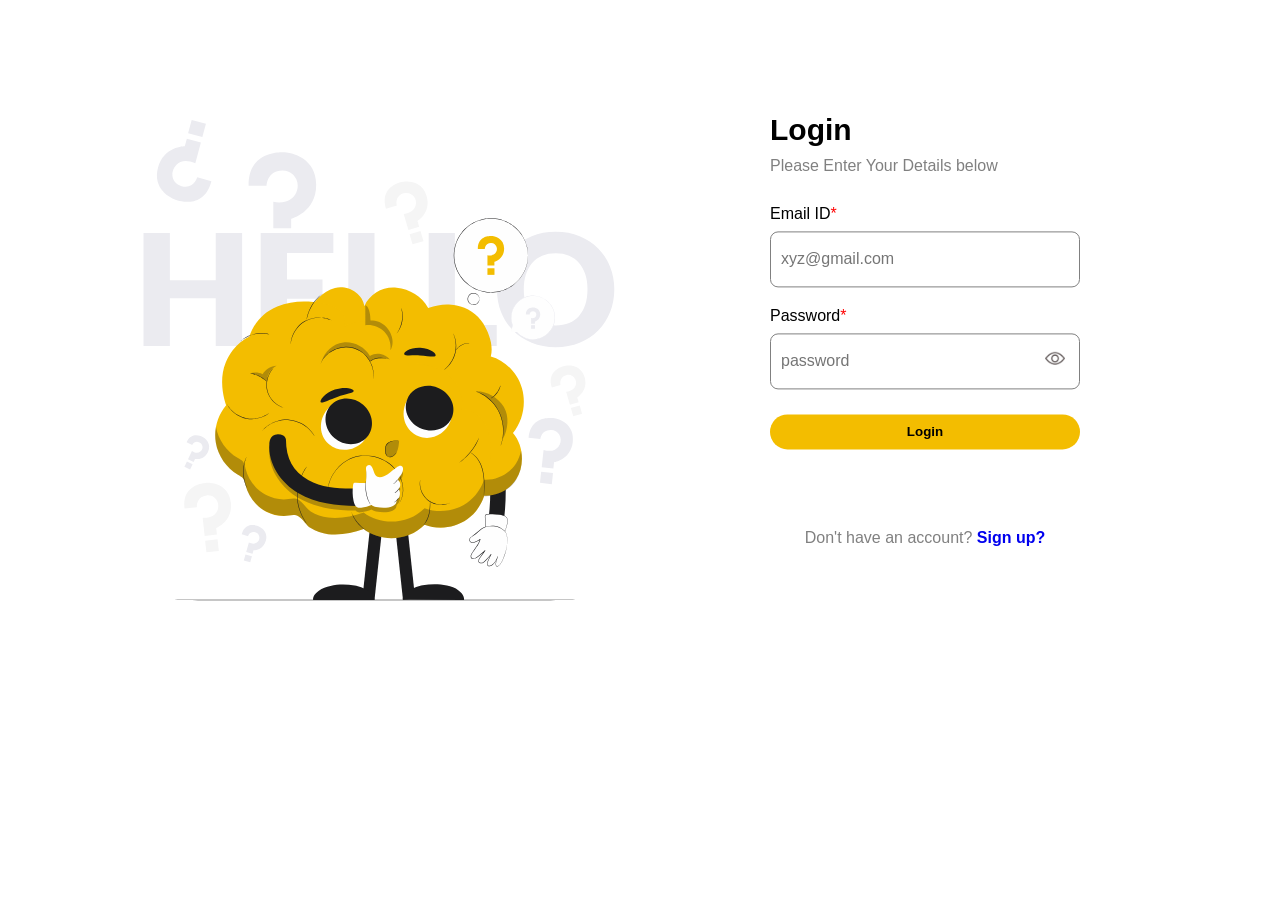
<file: index.html>
<!DOCTYPE html>
<html lang="en">

<head>
    <meta charset="UTF-8">
    <meta name="viewport" content="width=device-width, initial-scale=1.0">
    <title>Login</title>
    <link rel="stylesheet" href="assets/style.css">
    <link rel="stylesheet" href="https://cdnjs.cloudflare.com/ajax/libs/font-awesome/6.6.0/css/all.min.css"
        integrity="sha512-Kc323vGBEqzTmouAECnVceyQqyqdsSiqLQISBL29aUW4U/M7pSPA/gEUZQqv1cwx4OnYxTxve5UMg5GT6L4JJg=="
        crossorigin="anonymous" referrerpolicy="no-referrer" />
        <!-- In your main quiz HTML -->
</head>

<body>
    <section id="login-page">
        <div class="login-image">
            <img src="assets/images/quiz-image.svg" alt="brain image">
        </div>
        <div class="login-form">
            <h2>Login</h2>
            <p>Please Enter Your Details below</p>
            <div>
                <div class="input-name"><label for="email-id"> Email ID<span>*</span></label></div>
                <input type="text" id="email-id" name="email-id" placeholder="xyz@gmail.com" >
            </div>
            <div>
                <div class="input-name"><label for="password">Password<span>*</span></label></div>
                <input type="password" id="password" name="password" placeholder="password" >
                <img src="assets/images/eye-open-pass.png" alt="password eye icon" id="show-pass" onclick="passwordHideShow()">
                <img src="assets/images/eye-close-pass.png" alt="password eye icon" id="hide-pass" onclick="passwordHideShow()">
            </div>
            <div id="login-btn">
                <button type="button" onclick="validation()">Login</button>
            </div>
            <!--<div id="login-with-google">
                <button type="button"> <img src="assets/images/google-icon.png" alt="google icon">Sign up with Google</button>
            </div>-->

            <p class="create-account"> Don't have an account? <a href="signup.html">Sign up?</a></p>
        </div>
    </section>
    <!--<a href="admin.html" style="position: fixed; bottom: 20px; left: 20px; background: #667eea; color: white; padding: 10px 20px; border-radius: 5px; text-decoration: none; z-index: 9999; cursor: pointer;">
    Admin Login
</a>-->
    <script src="assets/script.js"></script>
</body>

</html>
</file>
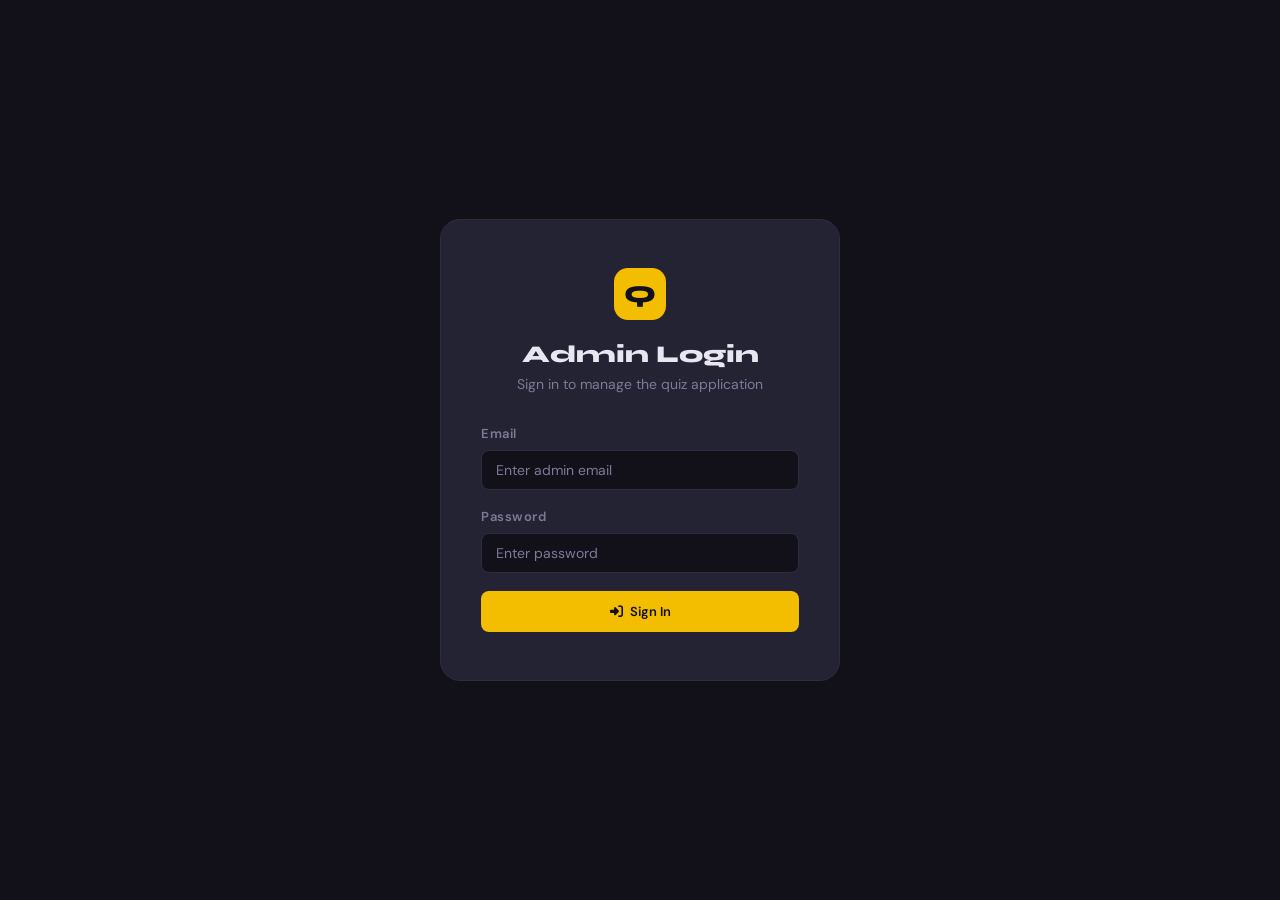
<file: admin.html>
<!DOCTYPE html>
<html lang="en">
<head>
    <meta charset="UTF-8">
    <meta name="viewport" content="width=device-width, initial-scale=1.0">
    <title>Admin Panel – Quiz App</title>
    <link rel="stylesheet" href="https://cdnjs.cloudflare.com/ajax/libs/font-awesome/6.6.0/css/all.min.css"
        integrity="sha512-Kc323vGBEqzTmouAECnVceyQqyqdsSiqLQISBL29aUW4U/M7pSPA/gEUZQqv1cwx4OnYxTxve5UMg5GT6L4JJg=="
        crossorigin="anonymous" referrerpolicy="no-referrer" />
    <link href="https://fonts.googleapis.com/css2?family=Syne:wght@400;600;700;800&family=DM+Sans:wght@300;400;500;600&display=swap" rel="stylesheet">
    <style>
        /* ─── Reset & Variables ─────────────────────────────── */
        *, *::before, *::after { margin: 0; box-sizing: border-box; }

        :root {
            --gold:      #F3BD00;
            --gold-dim:  #ffd54f22;
            --dark:      #12111A;
            --sidebar:   #1C1B27;
            --card:      #242333;
            --border:    #2e2d3e;
            --text:      #e8e6f0;
            --muted:     #7c7a96;
            --green:     #3ddc97;
            --red:       #ff5c6c;
            --blue:      #57b9ff;
            --sidebar-w: 220px;
            --header-h:  64px;
        }

        body {
            font-family: 'DM Sans', sans-serif;
            background: var(--dark);
            color: var(--text);
            min-height: 100vh;
        }

        h1, h2, h3, .brand-name {
            font-family: 'Syne', sans-serif;
        }

        a { text-decoration: none; color: inherit; }

        /* ─── Header ─────────────────────────────────────────── */
        #admin-header {
            position: fixed; top: 0; left: 0; right: 0;
            height: var(--header-h);
            background: var(--sidebar);
            border-bottom: 1px solid var(--border);
            display: flex; align-items: center; justify-content: space-between;
            padding: 0 24px 0 0;
            z-index: 100;
        }

        .header-brand {
            width: var(--sidebar-w);
            display: flex; align-items: center; gap: 12px;
            padding: 0 24px;
        }

        .brand-logo {
            width: 36px; height: 36px;
            background: var(--gold);
            border-radius: 10px;
            display: flex; align-items: center; justify-content: center;
            font-family: 'Syne', sans-serif;
            font-weight: 800; font-size: 18px; color: #12111A;
        }

        .brand-name {
            font-size: 16px; font-weight: 700;
            letter-spacing: 0.5px;
            color: var(--text);
        }

        .header-right {
            display: flex; align-items: center; gap: 20px;
        }

        .header-badge {
            background: var(--gold-dim);
            border: 1px solid var(--gold);
            color: var(--gold);
            padding: 4px 12px;
            border-radius: 20px;
            font-size: 12px;
            font-weight: 600;
            letter-spacing: 1px;
        }

        .admin-avatar {
            width: 36px; height: 36px;
            background: var(--gold);
            border-radius: 50%;
            display: flex; align-items: center; justify-content: center;
            font-family: 'Syne', sans-serif;
            font-weight: 700; font-size: 15px; color: #12111A;
            cursor: pointer; position: relative;
        }

        /* ─── Sidebar ────────────────────────────────────────── */
        #sidebar {
            position: fixed;
            top: var(--header-h); left: 0;
            width: var(--sidebar-w);
            height: calc(100vh - var(--header-h));
            background: var(--sidebar);
            border-right: 1px solid var(--border);
            padding: 24px 0;
            z-index: 90;
            display: flex; flex-direction: column;
            overflow-y: auto;
        }

        .nav-section-label {
            font-size: 10px; letter-spacing: 2px;
            color: var(--muted); font-weight: 600;
            padding: 0 24px 10px;
            text-transform: uppercase;
        }

        .nav-item {
            display: flex; align-items: center; gap: 12px;
            padding: 11px 24px;
            cursor: pointer;
            transition: all 0.2s;
            border-left: 3px solid transparent;
            color: var(--muted);
            font-size: 14px; font-weight: 500;
        }

        .nav-item i { width: 18px; font-size: 15px; }

        .nav-item:hover {
            background: rgba(243,189,0,0.07);
            color: var(--text);
        }

        .nav-item.active {
            background: rgba(243,189,0,0.1);
            border-left-color: var(--gold);
            color: var(--gold);
        }

        .nav-divider {
            height: 1px; background: var(--border);
            margin: 12px 24px;
        }

        .nav-bottom {
            margin-top: auto;
            padding: 0 0 8px;
        }

        /* ─── Main Content ────────────────────────────────────── */
        #main {
            margin-left: var(--sidebar-w);
            margin-top: var(--header-h);
            padding: 28px;
            min-height: calc(100vh - var(--header-h));
        }

        /* ─── Pages (sections) ───────────────────────────────── */
        .page { display: none; }
        .page.active { display: block; }

        /* ─── Page Header ─────────────────────────────────────── */
        .page-header {
            display: flex; align-items: center; justify-content: space-between;
            margin-bottom: 24px;
        }

        .page-title { font-size: 26px; font-weight: 700; }
        .page-subtitle { font-size: 13px; color: var(--muted); margin-top: 3px; }

        /* ─── Stat Cards ──────────────────────────────────────── */
        .stats-grid {
            display: grid;
            grid-template-columns: repeat(auto-fit, minmax(200px, 1fr));
            gap: 16px;
            margin-bottom: 28px;
        }

        .stat-card {
            background: var(--card);
            border: 1px solid var(--border);
            border-radius: 14px;
            padding: 22px 24px;
            position: relative;
            overflow: hidden;
            transition: transform 0.2s, box-shadow 0.2s;
        }

        .stat-card:hover {
            transform: translateY(-2px);
            box-shadow: 0 8px 24px rgba(0,0,0,0.3);
        }

        .stat-card::before {
            content: '';
            position: absolute; top: 0; left: 0;
            width: 100%; height: 3px;
        }

        .stat-card.gold::before   { background: var(--gold); }
        .stat-card.green::before  { background: var(--green); }
        .stat-card.blue::before   { background: var(--blue); }
        .stat-card.red::before    { background: var(--red); }

        .stat-icon {
            width: 40px; height: 40px; border-radius: 10px;
            display: flex; align-items: center; justify-content: center;
            font-size: 18px; margin-bottom: 14px;
        }

        .stat-icon.gold  { background: rgba(243,189,0,0.15);  color: var(--gold); }
        .stat-icon.green { background: rgba(61,220,151,0.15); color: var(--green); }
        .stat-icon.blue  { background: rgba(87,185,255,0.15); color: var(--blue); }
        .stat-icon.red   { background: rgba(255,92,108,0.15); color: var(--red); }

        .stat-value {
            font-family: 'Syne', sans-serif;
            font-size: 32px; font-weight: 800;
            line-height: 1;
        }

        .stat-label {
            font-size: 12px; color: var(--muted);
            margin-top: 6px; letter-spacing: 0.5px;
        }

        /* ─── Table Card ──────────────────────────────────────── */
        .table-card {
            background: var(--card);
            border: 1px solid var(--border);
            border-radius: 14px;
            overflow: hidden;
        }

        .table-card-header {
            display: flex; align-items: center; justify-content: space-between;
            padding: 18px 24px;
            border-bottom: 1px solid var(--border);
        }

        .table-card-title {
            font-family: 'Syne', sans-serif;
            font-size: 16px; font-weight: 700;
        }

        .table-search {
            display: flex; align-items: center; gap: 10px;
        }

        .search-input {
            background: var(--dark);
            border: 1px solid var(--border);
            border-radius: 8px;
            padding: 8px 14px;
            color: var(--text);
            font-size: 13px;
            font-family: 'DM Sans', sans-serif;
            outline: none;
            width: 220px;
            transition: border-color 0.2s;
        }

        .search-input:focus { border-color: var(--gold); }
        .search-input::placeholder { color: var(--muted); }

        table {
            width: 100%;
            border-collapse: collapse;
        }

        thead { background: rgba(255,255,255,0.03); }

        thead th {
            padding: 13px 20px;
            text-align: left;
            font-size: 11px;
            font-weight: 600;
            color: var(--muted);
            letter-spacing: 1.2px;
            text-transform: uppercase;
            border-bottom: 1px solid var(--border);
        }

        tbody tr {
            border-bottom: 1px solid var(--border);
            transition: background 0.15s;
        }

        tbody tr:last-child { border-bottom: none; }

        tbody tr:hover { background: rgba(255,255,255,0.03); }

        tbody td {
            padding: 14px 20px;
            font-size: 14px;
            color: var(--text);
            vertical-align: middle;
        }

        /* ─── Buttons ─────────────────────────────────────────── */
        .btn {
            display: inline-flex; align-items: center; gap: 7px;
            padding: 9px 18px;
            border-radius: 8px;
            border: none;
            font-family: 'DM Sans', sans-serif;
            font-size: 13px; font-weight: 600;
            cursor: pointer;
            transition: all 0.2s;
        }

        .btn-primary {
            background: var(--gold);
            color: var(--dark);
        }
        .btn-primary:hover { background: #ffd54f; transform: translateY(-1px); }

        .btn-danger  { background: rgba(255,92,108,0.15); color: var(--red); border: 1px solid rgba(255,92,108,0.3); }
        .btn-danger:hover  { background: var(--red); color: #fff; }

        .btn-success { background: rgba(61,220,151,0.15); color: var(--green); border: 1px solid rgba(61,220,151,0.3); }
        .btn-success:hover { background: var(--green); color: var(--dark); }

        .btn-info    { background: rgba(87,185,255,0.15); color: var(--blue); border: 1px solid rgba(87,185,255,0.3); }
        .btn-info:hover    { background: var(--blue); color: #fff; }

        .btn-sm { padding: 6px 12px; font-size: 12px; border-radius: 6px; }

        .action-btns { display: flex; gap: 6px; }

        /* ─── Avatar Chip ─────────────────────────────────────── */
        .user-chip {
            display: flex; align-items: center; gap: 10px;
        }

        .chip-avatar {
            width: 32px; height: 32px;
            border-radius: 50%;
            background: var(--gold);
            display: flex; align-items: center; justify-content: center;
            font-family: 'Syne', sans-serif;
            font-weight: 700; font-size: 13px;
            color: var(--dark);
            flex-shrink: 0;
        }

        .chip-name { font-weight: 600; font-size: 14px; }
        .chip-email { font-size: 12px; color: var(--muted); }

        /* ─── Badge ───────────────────────────────────────────── */
        .badge {
            display: inline-flex; align-items: center;
            padding: 3px 10px; border-radius: 20px;
            font-size: 11px; font-weight: 600;
        }

        .badge-gold   { background: rgba(243,189,0,0.15);  color: var(--gold); }
        .badge-green  { background: rgba(61,220,151,0.15); color: var(--green); }
        .badge-red    { background: rgba(255,92,108,0.15); color: var(--red); }
        .badge-muted  { background: rgba(124,122,150,0.15); color: var(--muted); }

        /* ─── Modal Overlay ───────────────────────────────────── */
        .modal-overlay {
            display: none;
            position: fixed; inset: 0;
            background: rgba(0,0,0,0.65);
            backdrop-filter: blur(4px);
            z-index: 200;
            align-items: center; justify-content: center;
        }

        .modal-overlay.open { display: flex; }

        .modal {
            background: var(--card);
            border: 1px solid var(--border);
            border-radius: 16px;
            padding: 28px;
            width: 560px;
            max-width: 95vw;
            max-height: 90vh;
            overflow-y: auto;
            animation: modalIn 0.2s ease;
        }

        @keyframes modalIn {
            from { opacity: 0; transform: scale(0.95) translateY(10px); }
            to   { opacity: 1; transform: scale(1)    translateY(0); }
        }

        .modal-header {
            display: flex; align-items: center; justify-content: space-between;
            margin-bottom: 22px;
        }

        .modal-title {
            font-family: 'Syne', sans-serif;
            font-size: 20px; font-weight: 700;
        }

        .modal-close {
            width: 30px; height: 30px;
            border-radius: 8px;
            border: 1px solid var(--border);
            background: none;
            color: var(--muted);
            cursor: pointer;
            display: flex; align-items: center; justify-content: center;
            transition: all 0.2s;
        }

        .modal-close:hover { background: var(--red); color: #fff; border-color: var(--red); }

        /* ─── Form ────────────────────────────────────────────── */
        .form-group { margin-bottom: 18px; }

        .form-label {
            display: block;
            font-size: 13px; font-weight: 600;
            margin-bottom: 8px; color: var(--muted);
            letter-spacing: 0.5px;
        }

        .form-label span { color: var(--red); }

        .form-control {
            width: 100%;
            background: var(--dark);
            border: 1px solid var(--border);
            border-radius: 8px;
            padding: 10px 14px;
            color: var(--text);
            font-size: 14px;
            font-family: 'DM Sans', sans-serif;
            outline: none;
            transition: border-color 0.2s;
        }

        .form-control:focus { border-color: var(--gold); }
        .form-control::placeholder { color: var(--muted); }

        textarea.form-control { resize: vertical; min-height: 80px; }

        select.form-control option { background: var(--card); }

        .options-grid {
            display: grid; grid-template-columns: 1fr 1fr;
            gap: 12px;
        }

        .form-footer {
            display: flex; justify-content: flex-end; gap: 10px;
            margin-top: 24px; padding-top: 20px;
            border-top: 1px solid var(--border);
        }

        /* ─── Confirm Modal ───────────────────────────────────── */
        #confirm-modal .modal {
            width: 380px; text-align: center;
            padding: 36px 28px;
        }

        .confirm-icon {
            width: 60px; height: 60px;
            background: rgba(255,92,108,0.15);
            border-radius: 50%;
            display: flex; align-items: center; justify-content: center;
            font-size: 26px; color: var(--red);
            margin: 0 auto 18px;
        }

        .confirm-title { font-family: 'Syne', sans-serif; font-size: 20px; font-weight: 700; margin-bottom: 8px; }
        .confirm-text  { font-size: 14px; color: var(--muted); margin-bottom: 24px; }

        .confirm-btns { display: flex; justify-content: center; gap: 12px; }

        /* ─── View Modal ──────────────────────────────────────── */
        .view-row {
            display: flex; gap: 0;
            border-bottom: 1px solid var(--border);
        }

        .view-row:last-child { border-bottom: none; }

        .view-label {
            width: 140px; flex-shrink: 0;
            padding: 12px 16px;
            font-size: 12px; font-weight: 600;
            color: var(--muted); letter-spacing: 0.5px;
            background: rgba(255,255,255,0.02);
        }

        .view-value {
            padding: 12px 16px;
            font-size: 14px;
            flex: 1;
        }

        .view-table-wrap {
            background: var(--dark);
            border: 1px solid var(--border);
            border-radius: 10px;
            overflow: hidden;
            margin-top: 2px;
        }

        /* ─── Leaderboard Podium ──────────────────────────────── */
        .podium {
            display: flex; align-items: flex-end;
            justify-content: center; gap: 16px;
            margin-bottom: 28px;
            padding: 24px;
            background: var(--card);
            border: 1px solid var(--border);
            border-radius: 14px;
        }

        .podium-item { text-align: center; }

        .podium-block {
            border-radius: 8px 8px 0 0;
            display: flex; align-items: center; justify-content: center;
            font-family: 'Syne', sans-serif;
            font-size: 22px; font-weight: 800;
        }

        .podium-item:nth-child(1) .podium-block { width: 90px; height: 80px;  background: rgba(124,122,150,0.3); }
        .podium-item:nth-child(2) .podium-block { width: 90px; height: 110px; background: rgba(243,189,0,0.2); color: var(--gold); }
        .podium-item:nth-child(3) .podium-block { width: 90px; height: 60px;  background: rgba(61,220,151,0.1); }

        .podium-name { font-size: 13px; font-weight: 600; margin-top: 10px; }
        .podium-score { font-size: 12px; color: var(--muted); }
        .podium-rank  { font-size: 18px; margin-bottom: 6px; }

        /* ─── Empty State ─────────────────────────────────────── */
        .empty-state {
            text-align: center;
            padding: 60px 20px;
            color: var(--muted);
        }

        .empty-state i { font-size: 40px; margin-bottom: 14px; display: block; }
        .empty-state p { font-size: 15px; }

        /* ─── Toast ───────────────────────────────────────────── */
        #toast {
            position: fixed; bottom: 28px; right: 28px;
            background: var(--card);
            border: 1px solid var(--border);
            border-radius: 10px;
            padding: 14px 20px;
            display: flex; align-items: center; gap: 12px;
            font-size: 14px;
            z-index: 300;
            transform: translateY(80px);
            opacity: 0;
            transition: all 0.3s ease;
            max-width: 320px;
        }

        #toast.show { transform: translateY(0); opacity: 1; }
        #toast.success .toast-icon { color: var(--green); }
        #toast.error   .toast-icon { color: var(--red); }
        #toast.info    .toast-icon { color: var(--blue); }

        /* ─── Scrollbar ───────────────────────────────────────── */
        ::-webkit-scrollbar { width: 6px; }
        ::-webkit-scrollbar-track { background: var(--dark); }
        ::-webkit-scrollbar-thumb { background: var(--border); border-radius: 3px; }
        ::-webkit-scrollbar-thumb:hover { background: var(--muted); }

        /* ─── Responsive ──────────────────────────────────────── */
        @media (max-width: 768px) {
            :root { --sidebar-w: 0px; }
            #sidebar { transform: translateX(-220px); width: 220px; transition: transform 0.3s; }
            #sidebar.open { transform: translateX(0); --sidebar-w: 220px; }
            #main { margin-left: 0; }
            .stats-grid { grid-template-columns: 1fr 1fr; }
            .options-grid { grid-template-columns: 1fr; }
        }

        /* ─── Test Details ────────────────────────────────────── */
        .test-answer { 
            display: inline-flex; align-items: center; gap: 6px;
            padding: 4px 10px; border-radius: 6px;
            font-size: 13px; font-weight: 500;
        }
        .test-answer.correct { background: rgba(61,220,151,0.15); color: var(--green); }
        .test-answer.wrong   { background: rgba(255,92,108,0.15);  color: var(--red); }

        .score-bar-wrap { 
            width: 100%; height: 6px; background: var(--border); border-radius: 3px; overflow: hidden;
        }
        .score-bar { height: 100%; background: var(--gold); border-radius: 3px; transition: width 0.8s ease; }

        .rank-badge {
            display: inline-flex; align-items: center; justify-content: center;
            width: 28px; height: 28px; border-radius: 50%;
            font-size: 12px; font-weight: 700;
            font-family: 'Syne', sans-serif;
        }

        .rank-1 { background: rgba(243,189,0,0.2); color: var(--gold); }
        .rank-2 { background: rgba(124,122,150,0.2); color: #c0c0d0; }
        .rank-3 { background: rgba(61,220,151,0.15); color: var(--green); }
        .rank-n { background: var(--border); color: var(--muted); }
    </style>
</head>
<body>

<!-- ─── Header ──────────────────────────────────────────────────── -->
<header id="admin-header">
    <div class="header-brand">
        <div class="brand-logo">Q</div>
        <span class="brand-name">QuizAdmin</span>
    </div>
    <div class="header-right">
        <span class="header-badge">ADMIN</span>
        <div class="admin-avatar" id="adminAvatarBtn">A</div>
    </div>
</header>

<!-- ─── Sidebar ─────────────────────────────────────────────────── -->
<nav id="sidebar">
    <div>
        <div class="nav-section-label">Overview</div>
        <div class="nav-item active" onclick="showPage('dashboard')">
            <i class="fa-solid fa-gauge-high"></i> Dashboard
        </div>
    </div>

    <div class="nav-divider"></div>

    <div>
        <div class="nav-section-label">Manage</div>
        <div class="nav-item" onclick="showPage('questions')">
            <i class="fa-solid fa-circle-question"></i> Questions
        </div>
        <div class="nav-item" onclick="showPage('users')">
            <i class="fa-solid fa-users"></i> Users
        </div>
        <div class="nav-item" onclick="showPage('results')">
            <i class="fa-solid fa-chart-bar"></i> Results
        </div>
        <div class="nav-item" onclick="showPage('leaderboard')">
            <i class="fa-solid fa-trophy"></i> Leaderboard
        </div>
        <div class="nav-item" onclick="showPage('suggestions')">
    <i class="fa-solid fa-lightbulb"></i> Suggestions
</div>
    </div>

    <div class="nav-divider"></div>

    <div class="nav-bottom">
        <div class="nav-item" onclick="adminLogout()" style="color: var(--red);">
            <i class="fa-solid fa-right-from-bracket"></i> Logout
        </div>
    </div>
</nav>

<!-- ─── Main ────────────────────────────────────────────────────── -->
<main id="main">

    <!-- ══ DASHBOARD ══ -->
    <section class="page active" id="page-dashboard">
        <div class="page-header">
            <div>
                <div class="page-title">Dashboard</div>
                <div class="page-subtitle">Welcome back, Admin. Here's what's happening.</div>
            </div>
        </div>

        <div class="stats-grid">
            <div class="stat-card gold">
                <div class="stat-icon gold"><i class="fa-solid fa-users"></i></div>
                <div class="stat-value" id="stat-total-users">0</div>
                <div class="stat-label">TOTAL USERS</div>
            </div>
            <div class="stat-card green">
                <div class="stat-icon green"><i class="fa-solid fa-circle-question"></i></div>
                <div class="stat-value" id="stat-total-questions">0</div>
                <div class="stat-label">QUESTIONS</div>
            </div>
            <div class="stat-card blue">
                <div class="stat-icon blue"><i class="fa-solid fa-clipboard-check"></i></div>
                <div class="stat-value" id="stat-total-tests">0</div>
                <div class="stat-label">TESTS TAKEN</div>
            </div>
            <div class="stat-card red">
                <div class="stat-icon red"><i class="fa-solid fa-star"></i></div>
                <div class="stat-value" id="stat-avg-score">0</div>
                <div class="stat-label">AVG SCORE</div>
            </div>
        </div>

        <!-- Recent Activity -->
        <div class="table-card">
            <div class="table-card-header">
                <span class="table-card-title">Recent Test Submissions</span>
            </div>
            <table>
                <thead>
                    <tr>
                        <th>#</th>
                        <th>User</th>
                        <th>Score</th>
                        <th>Progress</th>
                        <th>Date</th>
                    </tr>
                </thead>
                <tbody id="recent-tests-tbody">
                    <tr><td colspan="5"><div class="empty-state"><i class="fa-solid fa-inbox"></i><p>No tests submitted yet</p></div></td></tr>
                </tbody>
            </table>
        </div>
    </section>

    <!-- ══ QUESTIONS ══ -->
    <section class="page" id="page-questions">
        <div class="page-header">
            <div>
                <div class="page-title">Questions</div>
                <div class="page-subtitle">Manage your quiz question bank</div>
            </div>
            <button class="btn btn-primary" onclick="openAddModal()">
                <i class="fa-solid fa-plus"></i> Add Question
            </button>
        </div>

        <div class="table-card">
            <div class="table-card-header">
                <span class="table-card-title">All Questions</span>
                <div class="table-search">
                    <input type="text" class="search-input" placeholder="&#xf002;  Search questions..." id="q-search" oninput="filterQuestions()">
                </div>
            </div>
            <table>
                <thead>
                    <tr>
                        <th>#</th>
                        <th>Question</th>
                        <th>Correct Answer</th>
                        <th>Actions</th>
                    </tr>
                </thead>
                <tbody id="questions-tbody"></tbody>
            </table>
        </div>
    </section>

    <!-- ══ USERS ══ -->
    <section class="page" id="page-users">
        <div class="page-header">
            <div>
                <div class="page-title">Users</div>
                <div class="page-subtitle">Registered user accounts</div>
            </div>
        </div>

        <div class="table-card">
            <div class="table-card-header">
                <span class="table-card-title">All Users</span>
                <div class="table-search">
                    <input type="text" class="search-input" placeholder="&#xf002;  Search users..." id="u-search" oninput="filterUsers()">
                </div>
            </div>
            <table>
                <thead>
                    <tr>
                        <th>#</th>
                        <th>User</th>
                        <th>Tests Taken</th>
                        <th>Best Score</th>
                        <th>Actions</th>
                    </tr>
                </thead>
                <tbody id="users-tbody"></tbody>
            </table>
        </div>
    </section>

    <!-- ══ RESULTS ══ -->
    <section class="page" id="page-results">
        <div class="page-header">
            <div>
                <div class="page-title">Test Results</div>
                <div class="page-subtitle">All quiz submissions and scores</div>
            </div>
        </div>

        <div class="table-card">
            <div class="table-card-header">
                <span class="table-card-title">All Results</span>
                <div class="table-search">
                    <input type="text" class="search-input" placeholder="&#xf002;  Search by name or email..." id="r-search" oninput="filterResults()">
                </div>
            </div>
            <table>
                <thead>
                    <tr>
                        <th>Rank</th>
                        <th>User</th>
                        <th>Score</th>
                        <th>Time Spent</th>
                        <th>Date</th>
                        <th>Actions</th>
                    </tr>
                </thead>
                <tbody id="results-tbody"></tbody>
            </table>
        </div>
    </section>

    <!-- ══ LEADERBOARD ══ -->
    <section class="page" id="page-leaderboard">
        <div class="page-header">
            <div>
                <div class="page-title">Leaderboard</div>
                <div class="page-subtitle">Top performers ranked by highest score</div>
            </div>
        </div>

        <div class="podium" id="podium-section">
            <div class="empty-state" style="width:100%;"><i class="fa-solid fa-trophy"></i><p>No results yet</p></div>
        </div>

        <div class="table-card">
            <div class="table-card-header">
                <span class="table-card-title">Full Rankings</span>
            </div>
            <table>
                <thead>
                    <tr>
                        <th>Rank</th>
                        <th>User</th>
                        <th>Score</th>
                        <th>Date</th>
                    </tr>
                </thead>
                <tbody id="leaderboard-tbody"></tbody>
            </table>
        </div>
    </section>
<!-- ══ SUGGESTIONS ══ -->
<section class="page" id="page-suggestions">
    <div class="page-header">
        <div>
            <div class="page-title">Suggested Questions</div>
            <div class="page-subtitle">Questions submitted by users — approve to add to quiz bank</div>
        </div>
    </div>
    <div id="suggestions-content"></div>
</section>
</main>

<!-- ─── ADD / EDIT QUESTION MODAL ───────────────────────────────── -->
<div class="modal-overlay" id="question-modal">
    <div class="modal">
        <div class="modal-header">
            <span class="modal-title" id="modal-title">Add Question</span>
            <button class="modal-close" onclick="closeModal('question-modal')"><i class="fa-solid fa-xmark"></i></button>
        </div>

        <input type="hidden" id="edit-index" value="-1">

        <div class="form-group">
            <label class="form-label">Question <span>*</span></label>
            <textarea class="form-control" id="q-text" rows="3" placeholder="Enter the question..."></textarea>
        </div>

        <div class="form-group">
            <label class="form-label">Answer Options <span>*</span></label>
            <div class="options-grid">
                <div>
                    <label class="form-label">Option 1</label>
                    <input type="text" class="form-control" id="opt-1" placeholder="Option 1">
                </div>
                <div>
                    <label class="form-label">Option 2</label>
                    <input type="text" class="form-control" id="opt-2" placeholder="Option 2">
                </div>
                <div>
                    <label class="form-label">Option 3</label>
                    <input type="text" class="form-control" id="opt-3" placeholder="Option 3">
                </div>
                <div>
                    <label class="form-label">Option 4</label>
                    <input type="text" class="form-control" id="opt-4" placeholder="Option 4">
                </div>
            </div>
        </div>

        <div class="form-group">
            <label class="form-label">Correct Answer <span>*</span></label>
            <select class="form-control" id="correct-ans">
                <option value="">— Select correct option —</option>
                <option value="0">Option 1</option>
                <option value="1">Option 2</option>
                <option value="2">Option 3</option>
                <option value="3">Option 4</option>
            </select>
        </div>

        <div class="form-footer">
            <button class="btn btn-danger" onclick="closeModal('question-modal')">Cancel</button>
            <button class="btn btn-primary" onclick="saveQuestion()"><i class="fa-solid fa-floppy-disk"></i> Save</button>
        </div>
    </div>
</div>

<!-- ─── VIEW QUESTION MODAL ──────────────────────────────────────── -->
<div class="modal-overlay" id="view-question-modal">
    <div class="modal">
        <div class="modal-header">
            <span class="modal-title">View Question</span>
            <button class="modal-close" onclick="closeModal('view-question-modal')"><i class="fa-solid fa-xmark"></i></button>
        </div>
        <div id="view-question-content"></div>
        <div class="form-footer">
            <button class="btn btn-primary" onclick="closeModal('view-question-modal')">Close</button>
        </div>
    </div>
</div>

<!-- ─── VIEW TEST RESULT MODAL ───────────────────────────────────── -->
<div class="modal-overlay" id="view-result-modal">
    <div class="modal" style="width:680px;">
        <div class="modal-header">
            <span class="modal-title">Test Result Detail</span>
            <button class="modal-close" onclick="closeModal('view-result-modal')"><i class="fa-solid fa-xmark"></i></button>
        </div>
        <div id="view-result-content"></div>
        <div class="form-footer">
            <button class="btn btn-primary" onclick="closeModal('view-result-modal')">Close</button>
        </div>
    </div>
</div>

<!-- ─── CONFIRM DELETE MODAL ────────────────────────────────────── -->
<div class="modal-overlay" id="confirm-modal">
    <div class="modal" style="width:360px;text-align:center;padding:36px 28px;">
        <div class="confirm-icon"><i class="fa-solid fa-trash"></i></div>
        <div class="confirm-title">Delete Question?</div>
        <div class="confirm-text">This action cannot be undone. The question will be permanently removed.</div>
        <div class="confirm-btns">
            <button class="btn btn-danger" onclick="confirmDelete()">Yes, Delete</button>
            <button class="btn btn-success" onclick="closeModal('confirm-modal')">Cancel</button>
        </div>
    </div>
</div>

<!-- ─── TOAST ────────────────────────────────────────────────────── -->
<div id="toast">
    <i class="fa-solid fa-circle-check toast-icon"></i>
    <span id="toast-msg">Saved successfully</span>
</div>

<script src="admin-script.js"></script>
</body>
</html>
</file>
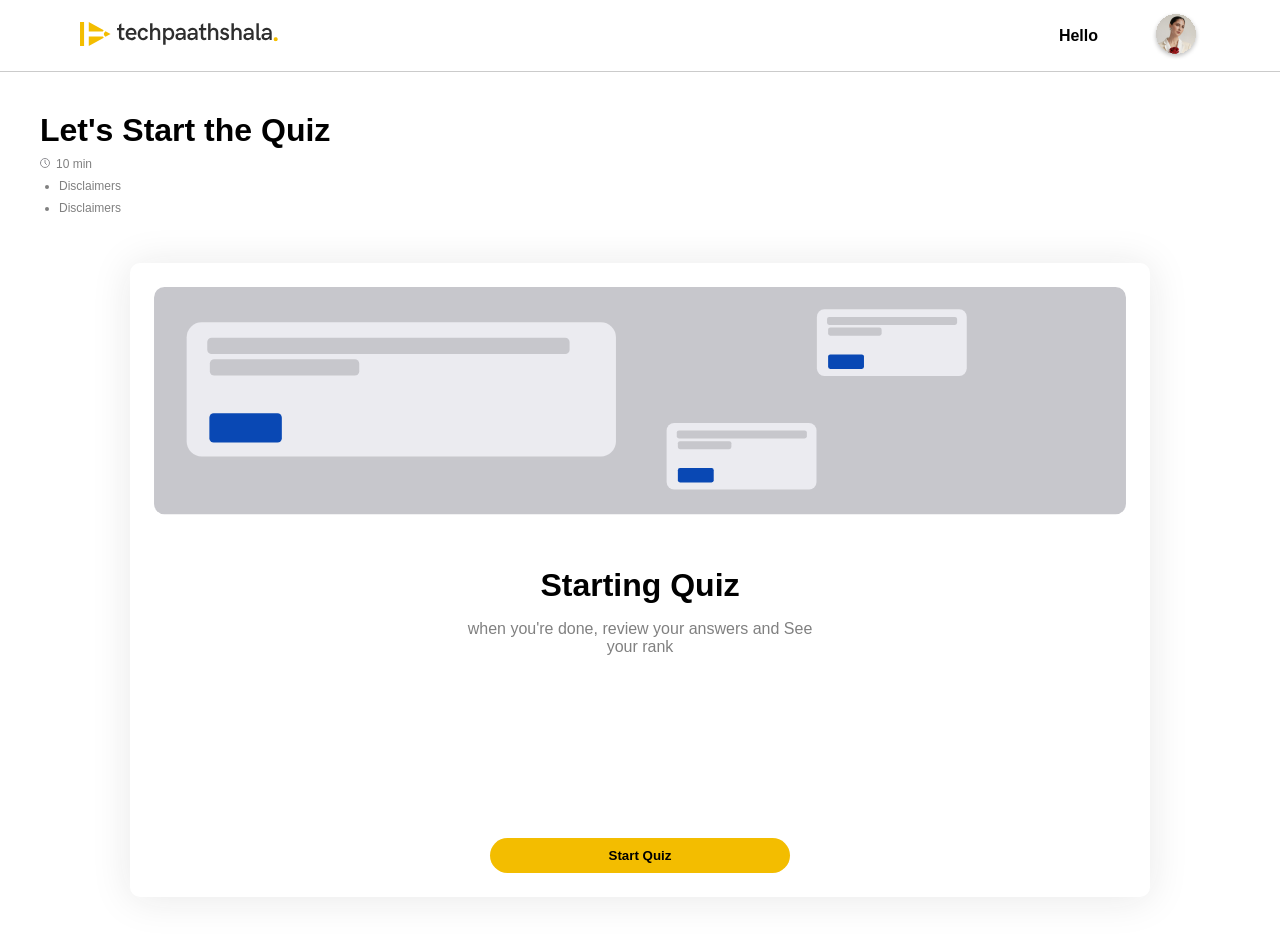
<file: dashboard.html>
<!DOCTYPE html>
<html lang="en">

<head>
    <meta charset="UTF-8">
    <meta name="viewport" content="width=device-width, initial-scale=1.0">
    <title>Let's start quiz app</title>
    <link rel="stylesheet" href="assets/style.css">
    <link rel="stylesheet" href="https://cdnjs.cloudflare.com/ajax/libs/font-awesome/6.6.0/css/all.min.css"
        integrity="sha512-Kc323vGBEqzTmouAECnVceyQqyqdsSiqLQISBL29aUW4U/M7pSPA/gEUZQqv1cwx4OnYxTxve5UMg5GT6L4JJg=="
        crossorigin="anonymous" referrerpolicy="no-referrer" />
</head>

<body>
    <header>
        <div id="quiz-app-header">
            <div>
                <img src="assets/images/techpaathshala-logo.svg" alt="techpaathshsla-logo">
            </div>
            <div id="header-list">
                <ul>
                    <li>Hello</li>
                    <li id="show-user-name"></li>
                </ul>
                <img src="assets/images/header-image.svg" alt="image" onclick="UsersLogOut()">
            </div>
        </div>
        <div id="logout-container">
            <div>
                <i class="fa-solid fa-sort-up"></i>
                <p id="logedinuser-firstname"></p>
                <p id="current-user-name"></p>
                <p id="current-user-email"></p>
                <button type="button" id="logOut-btn" onclick="logOut()">Log out</button>
            </div>
        </div>
    </header>
    <main>
        <section id="disclaimer-section">
            <div id="disclaimers">
                <h2>
                    Let's Start the Quiz
                </h2>
                <p><img src="assets/images/clock-icon.svg" alt="clock icon">10 min</p>
                <ul>
                    <li>Disclaimers</li>
                    <li>Disclaimers</li>
                </ul>
            </div>
            <div id="catchy-box">
                <div>
                    <img src="assets/images/catchy-box.svg" alt="">
                </div>
                <h2>Starting Quiz</h2>
                <p>when you're done, review your answers and See</p>
                <p id="for-padding"> your rank</p>
                <form id="quiz-starting-form">
                    <div>
                        <div><label for="email-id"> Full Name<span>*</span></label></div>
                        <input type="text" id="email-id" name="email-id" placeholder="Full name">
                    </div>
                    <div>
                        <div><label for="email-id"> Email ID<span>*</span></label></div>
                        <input type="text" id="email-id" name="email-id" placeholder="xyz@gmail.com">
                    </div>
                    <div>
                        <div><label for="password">Conatct No<span>*</span></label></div>
                        <input type="text" id="text" name="text" placeholder="Contact No">
                    </div>
                </form> 
                <div id="start-quiz-btn">
                    <button type="button" id="start-quize" onclick="startQuize()">Start Quiz</button>
                </div>
            </div>
        </section>
    </main>
    <script src="assets/script.js"></script>
    <script>
        userName();
        LoggedInUserFirstLetter()
    </script>

</body>

</html>
</file>
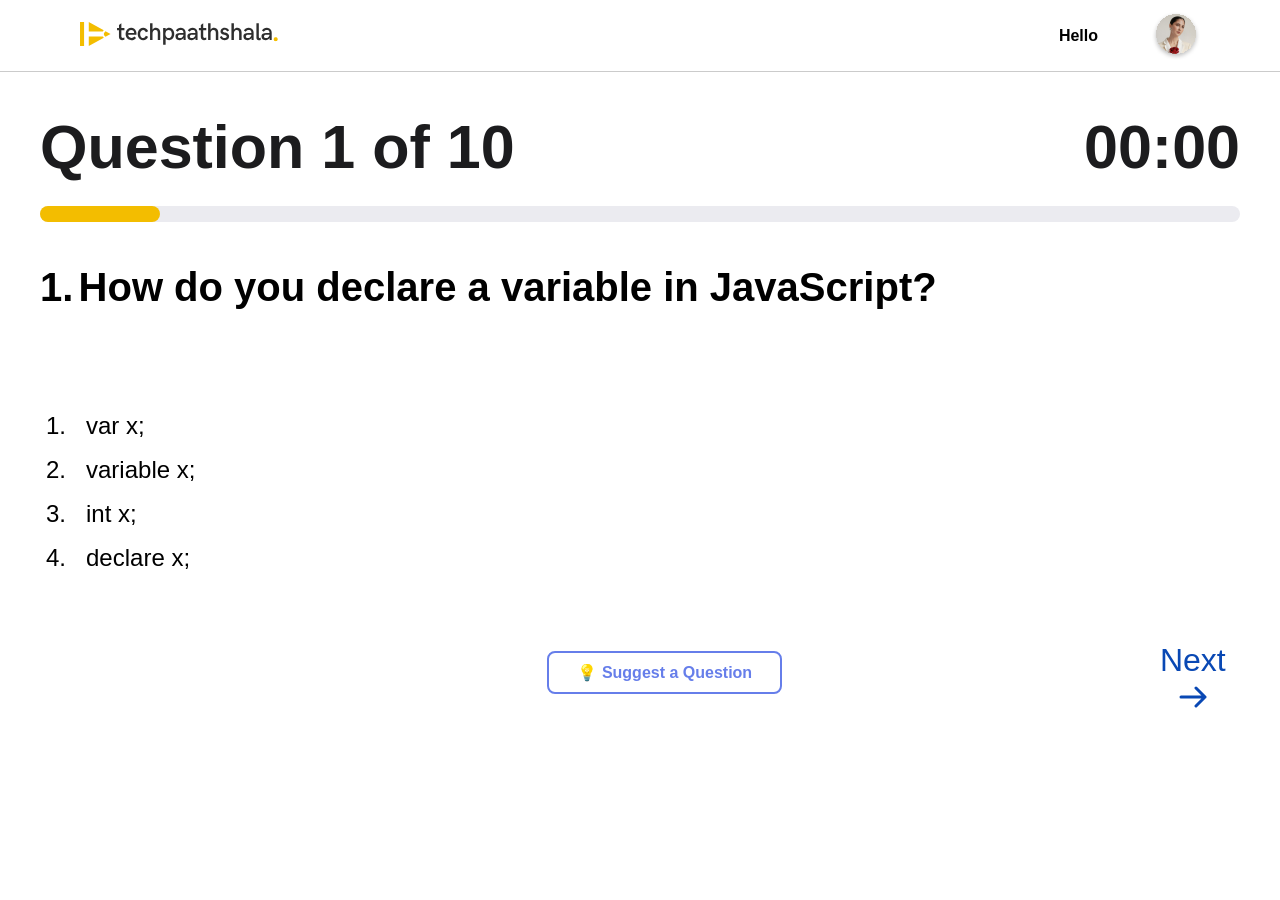
<file: Quize-page.html>
<!DOCTYPE html>
<html lang="en">

<head>
    <meta charset="UTF-8">
    <meta name="viewport" content="width=device-width, initial-scale=1.0">
    <title>Question & Answers page</title>
    <link rel="stylesheet" href="assets/style.css">
    <link rel="stylesheet" href="https://cdnjs.cloudflare.com/ajax/libs/font-awesome/6.6.0/css/all.min.css"
        integrity="sha512-Kc323vGBEqzTmouAECnVceyQqyqdsSiqLQISBL29aUW4U/M7pSPA/gEUZQqv1cwx4OnYxTxve5UMg5GT6L4JJg=="
        crossorigin="anonymous" referrerpolicy="no-referrer" />
</head>

<body>
    <header>
        <div id="quiz-app-header">
            <div>
                <img src="assets/images/techpaathshala-logo.svg" alt="techpaathshala-logo">
            </div>
            <div id="header-list">
                <ul>
                    <li>Hello</li>
                    <li id="show-user-name"></li>
                </ul>
                <img src="assets/images/header-image.svg" alt="image" onclick="UsersLogOut()">
            </div>
        </div>
        <div id="logout-container" class="logout-container">
            <div>
                <i class="fa-solid fa-sort-up"></i>
                <p id="logedinuser-firstname"></p>
                <p id="current-user-name"></p>
                <p id="current-user-email"></p>
                <button type="button" id="logOut-btn" onclick="logOut()">Log out</button>
            </div>
        </div>
    </header>
    <main>
        <section>
            <div id="q-a-section">
                <div>
                    <div>
                        <h2 id="countQuestions">Question <span id="countQue">1</span> of 10</h2>
                        <h2 id="displayTime">00:00</h2>
                    </div>
                    <div id="progress-bar"><span id="progress-percentage"></span></div>
                </div>
                <div id="questions">
                    <h3>
                        <span id="countNum">1. </span>
                        <span id="quizes"></span>
                    </h3>
                    <!--<p>Supporting Text</p>-->
                </div>
                <div id="second-ol-list">
                    <ol>
                        <li class="radio-buttons"><input type="radio" name="answer" id="option1"
                                onclick="choosedAnswer(0)">
                            <label for="option1" class="option">1.<span id="option-1"> option<span></label>
                        </li>
                        <li class="radio-buttons"><input type="radio" name="answer" id="option2"
                                onclick="choosedAnswer(1)">
                            <label for="option2" class="option">2.<span id="option-2">option</span></label>
                        </li>
                        <li class="radio-buttons"><input type="radio" name="answer" id="option3"
                                onclick="choosedAnswer(2)">
                            <label for="option3" class="option">3.<span id="option-3">option</span></label>
                        </li>
                        <li class="radio-buttons"><input type="radio" name="answer" id="option4"
                                onclick="choosedAnswer(3)">
                            <label for="option4" class="option">4.<span id="option-4">option</span></label>
                        </li>
                    </ol>
                </div>
                <div id="previos-and-next-button">
                    <button type="button" id="previous-btn" onclick="goToPrevious()"><img
                            src="assets/images/left-arrow.svg" alt="left-arrow" id="left-arrow">Previous</button>
                
                   <!-- Suggest a Question -->
<div style="width:100%; display:block; margin-top:10px;">
    <div style="text-align:center; margin-bottom:16px;">
        <button type="button" onclick="openSuggestForm()"
            style="background:transparent; color:#667eea; border:2px solid #667eea;
                   padding:10px 28px; border-radius:8px; cursor:pointer;
                   font-size:16px; font-weight:600;">
            💡 Suggest a Question
        </button>
    </div>

    <!-- Suggest Form (hidden by default) -->
    <div id="suggest-form" style="display:none; background:#f7f7fb; border:1px solid #ddd;
         padding:24px; border-radius:12px; text-align:left; width:100%; box-sizing:border-box;">

        <p style="font-weight:700; margin:0 0 16px 0; color:#333; font-size:16px;">
            📝 Submit a Question Suggestion
        </p>

        <input id="sug-question" type="text" placeholder="Enter your question..."
               style="width:100%; padding:10px 12px; margin-bottom:12px;
                      border-radius:8px; border:1px solid #ccc;
                      box-sizing:border-box; font-size:14px;">

        <div style="display:grid; grid-template-columns:1fr 1fr; gap:10px; margin-bottom:12px;">
            <input id="sug-opt1" type="text" placeholder="Option 1"
                   style="padding:9px 12px; border-radius:8px; border:1px solid #ccc; font-size:14px; width:100%; box-sizing:border-box;">
            <input id="sug-opt2" type="text" placeholder="Option 2"
                   style="padding:9px 12px; border-radius:8px; border:1px solid #ccc; font-size:14px; width:100%; box-sizing:border-box;">
            <input id="sug-opt3" type="text" placeholder="Option 3"
                   style="padding:9px 12px; border-radius:8px; border:1px solid #ccc; font-size:14px; width:100%; box-sizing:border-box;">
            <input id="sug-opt4" type="text" placeholder="Option 4"
                   style="padding:9px 12px; border-radius:8px; border:1px solid #ccc; font-size:14px; width:100%; box-sizing:border-box;">
        </div>

        <input id="sug-answer" type="text" placeholder="Correct answer (must match one option exactly)"
               style="width:100%; padding:10px 12px; margin-bottom:16px;
                      border-radius:8px; border:1px solid #ccc;
                      box-sizing:border-box; font-size:14px;">

        <div style="display:flex; gap:10px;">
            <button onclick="submitSuggestion()"
                    style="background:#667eea; color:white; border:none;
                           padding:10px 24px; border-radius:8px; cursor:pointer;
                           font-size:15px; font-weight:600;">
                Submit
            </button>
            <button onclick="closeSuggestForm()"
                    style="background:#aaa; color:white; border:none;
                           padding:10px 20px; border-radius:8px; cursor:pointer;
                           font-size:15px;">
                Cancel
            </button>
        </div>
    </div>
</div>
                    <button type="button" id="next-btn" onclick="goToNext()"> Next <img
                            src="assets/images/right-arrow.svg" alt="right-arrow" id="right-arrow"></button>
                </div>
            </div>
        </section>
    </main>
    <script src="assets/script.js"></script>
    <script>
        displayQuestion();
        userName();
        LoggedInUserFirstLetter()
        startTime()
    </script>
</body>

</html>
</file>
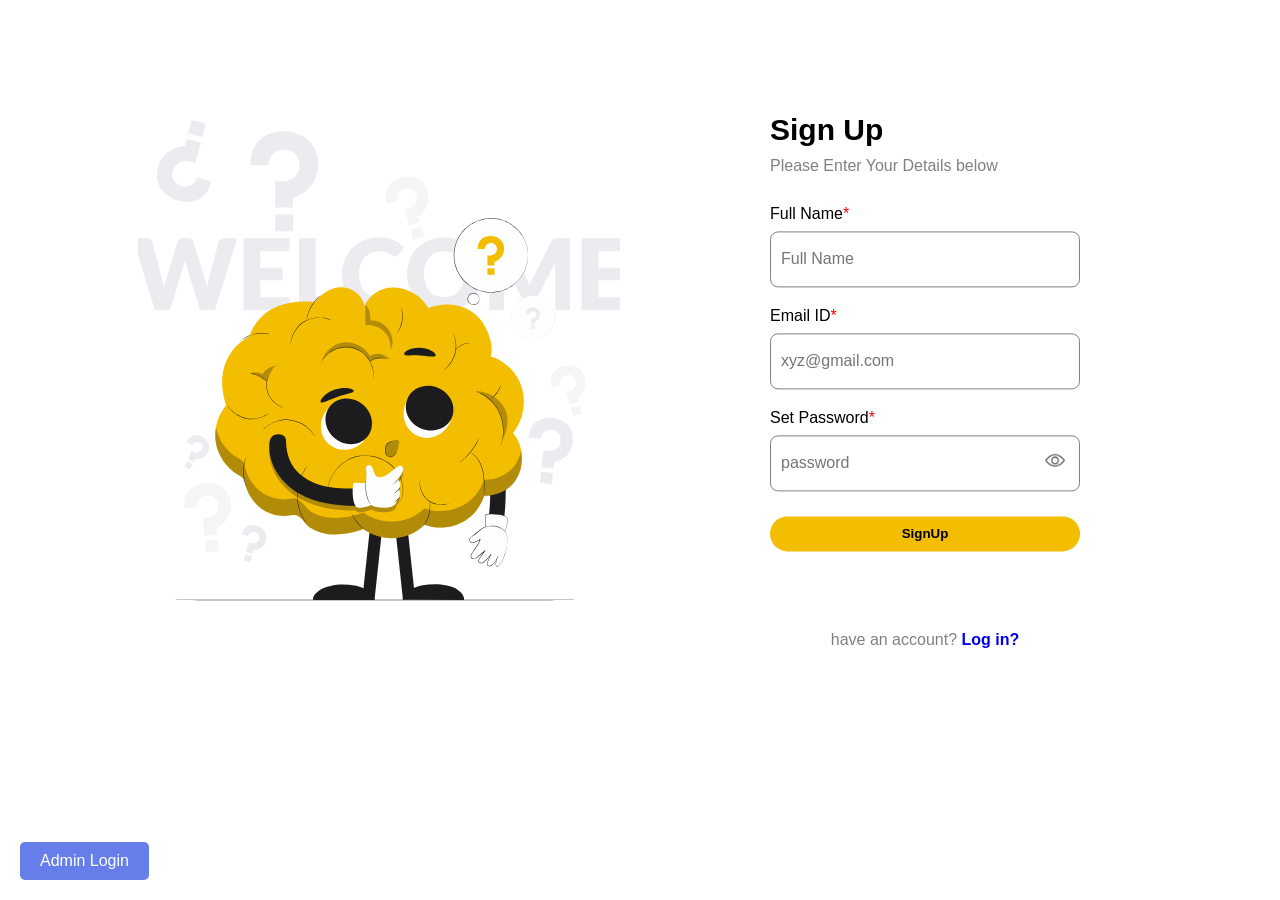
<file: signup.html>
<!DOCTYPE html>
<html lang="en">
<head>
    <meta charset="UTF-8">
    <meta name="viewport" content="width=device-width, initial-scale=1.0">
    <title>Sign Up</title>
    <link rel="stylesheet" href="assets/style.css">
</head>
<body>
    <section id="login-page">
        <div class="login-image">
            <img src="assets/images/signup-image.svg" alt="brain image">
        </div>
        <div class="login-form">
            <h2>Sign Up</h2>
            <p>Please Enter Your Details below</p>
            <div>
                <div class="input-name"><label for="full-name"> Full Name<span>*</span></label></div>
                <input type="text" id="full-name" name="full-name" placeholder="Full Name" autocomplete="on" required>
            </div>
            <div>
                <div class="input-name"><label for="email-id"> Email ID<span>*</span></label></div>
                <input type="text" id="email-id" name="email" placeholder="xyz@gmail.com" autocomplete="on" required>
            </div>
            <div>
                <div class="input-name"><label for="password">Set Password<span>*</span></label></div>
                <input type="password" id="password" name="pass" placeholder="password" autocomplete="on">
                <img src="assets/images/eye-open-pass.png" alt="password eye icon" id="show-pass" onclick="passwordHideShow()">
                <img src="assets/images/eye-close-pass.png" alt="password eye icon" id="hide-pass" onclick="passwordHideShow()">
            </div>
            <div id="login-btn">
                <button type="button" onclick="registration()">SignUp</button>
            </div>
            <!--<div id="login-with-google">
               <button type="button"> <img src="assets/images/google-icon.png" alt="google icon">Sign up with Google</button>
            </div>-->
            <!--<div id="checkbox">
                 <p> <input type="checkbox"> I accept <a href="#">Term & Condition</a></p>
            </div>-->
            <p class="create-account"> have an account? <a href="index.html">Log in?</a></p>
        </div>
    </section>
     <a href="admin.html" style="position: fixed; bottom: 20px; left: 20px; background: #667eea; color: white; padding: 10px 20px; border-radius: 5px; text-decoration: none; z-index: 9999; cursor: pointer;">
    Admin Login
</a>
    <script src="assets/script.js"></script>
</body>
</html>
</file>
<file: assets/style.css>
*{
    margin: 0px;
    box-sizing: border-box;
}
body{
    font-family:Arial, Helvetica, sans-serif;
}
/* login and signup start */
#login-page{
    position: relative;
    display: flex;
    justify-content: center;
    /* align-items: center; */
    width: 100%;
    height: 100%;
    padding: 60px 100px 150px 100px;
    /* margin-bottom: 250px; */
}

.login-image{
    position: relative;
    width: 100%;
    /* visibility: hidden; */
    translate: 0px 50px;
}

.login-image > img{
    width:520px;
    padding:10px 0px 20px 38px;
}

.login-form{
    position: relative;
    width:100%;
    translate: 0px 10%;
    padding: 0px 100px 0px 150px;
}

.login-form > P{
    color: grey;
    padding-bottom: 30px;
}

.login-form > div{
    padding-bottom: 20px;
}
.login-form > h2{
    font-size: 30px;
    font-weight: 600;
    padding-bottom: 10px;
}

.login-form > div > div > label > span{
    color: red;
}

.input-name{
    padding-bottom: 8px;
}

.login-form > div > input{
    padding: 18px 10px;
    width: 100%;
    border: 1px solid grey;
    border-radius: 8px;
    padding-left: 10px;
    font-size: 16px;
    /* letter-spacing: 1px; */
}
input::placeholder{
    font-size: 16px;
    /* padding-left: 10px; */
}
#show-pass{
    position: absolute;
    right:115px;
    padding-top:15px;
    width:20px
}
#hide-pass{
    position: absolute;
    right:115px;
    padding-top:15px;
    width:20px;
    visibility:hidden;
}

.password-eye-icon{
    color: grey;
}

#login-btn{
    padding-top: 5px;
}

#login-btn > button{
    border: none;
    background-color: #f3bd00;
    padding: 10px 10px;
    width: 100%;
    border-radius: 50px;
    font-weight: 600;
    cursor: pointer;
}

#login-with-google{
    width: 100%;
    box-shadow: rgba(99, 99, 99, 0.2) 0px 2px 8px 0px;
    text-align: center;
}

#login-with-google > button > img{
    width: 30px;
    /* margin-bottom: -10px; */
    translate: 0px 10px;
}
#login-with-google > button{
    /* display: flex; */
    border: none;
    background-color: transparent;
    /* justify-content: center; */
}

#checkbox{
    /* display: flex; */
    text-align: center;
    translate: 0px 30px;
}

.create-account{
    text-align: center;
    translate: 0px 60px;
}
a{
    text-decoration: none;
}
.create-account > a{
    text-decoration: none;
    font-weight: 600;
}

/* login and signup end */

/* let's start quiz app */

#quiz-app-header{
    position:relative;
    display: flex;
    justify-content: space-between;
    align-items: center;
    border-bottom: 1px solid  rgba(203, 203, 203, 1);
    padding: 16px 80px;
    height: 72px;
}
#quiz-app-header > div > i{
    margin-left: 30px;
    font-size: 24px;
    cursor: pointer;
}
/* #quiz-app-header > div > img{
    padding-left: 50px;
} */

#header-list{
    display: flex;
    align-items: center;
    gap: 24px;
}

#header-list > ul{
    display: flex;
    /* padding-right: 110px; */
}

#header-list > ul > li{
    list-style: none;
    padding: 0px 10px;
    font-weight: bold;
}

#header-list > img{
    cursor: pointer;
}
/* logout conatiner */
#logout-container{
    position: absolute;
    height: 230px;
    background-color: #ffffff;
    border: 3px solid black;
    right: 40px;
    padding:0px 15px;
    z-index: 2;
    display: none;
    width: 240px;
}
#logout-container > div{
    height: 100%;
    width: 100%;
    text-align: center;
}

#logout-container > div > i{
    font-size: 30px;
    translate: 55px -14px;
}
#logedinuser-firstname{
    display: flex;
    align-items: center;
    justify-content: center;
    background-color: #F3BD00;
    width:90px;
    height:90px;
    border-radius: 100%;
    margin-bottom: 10px;
    font-size: 60px;
    text-transform:capitalize;
    color: #ffffff;
    margin-left: 28%;
}
#logedinuser > div > p{
    font-size: 18px;
    width: 100%;
}
#logout-container > div > button{
    background-color:#F3BD00;
    border: none;
    font-size: 14px;
    font-weight: 700;
    padding: 5px 20px;
    cursor: pointer;
    border-radius: 20px;
    margin-top: 10px;
}
/* disclaimer */
#disclaimer-section{
    position: relative;
    padding: 40px;
    z-index: 1;
}
#disclaimers > h2{
    font-size: 32px;
    font-weight: 700;
    padding-bottom: 8px;
}
#disclaimers > p{
    color: grey;
    padding-bottom: 8px;
    font-size: 12px;
}
#disclaimers > ul > li{
    position: relative;
    color: grey;
    padding-bottom: 8px;
    font-size: 12px;
    left:-21px
}
#disclaimers > p > img{
    padding-right: 6px;
}
/* catchy box */

#catchy-box{
    position: relative;
    margin-top: 40px;
    margin-right: 90px;
    margin-left: 90px;
    box-shadow: 0px 2px 40px 0px rgba(28, 28, 30, 0.1);
    border-radius: 10px;
}

#catchy-box > div > img{
    position: relative;
    width: 100%;
    padding: 24px;
}

#catchy-box > h2{
    text-align: center;
    padding-top: 24px;
    padding-bottom: 16px;
    font-size: 32px;
    font-weight: 700;
}
#catchy-box > p{
    text-align: center;
    font-size: 16px;
    color: grey;
    font-weight: 500;
}

#for-padding{
    padding-bottom: 40px;
}

#quiz-starting-form{
    position: relative;
    display: flex;
    /* padding-top: 40px; */
    padding: 24px;
    justify-content: space-between;
    gap: 24px;
    visibility: hidden;
}

#quiz-starting-form > div > div > label > span{
    color: red;
    font-size: 16px;
    font-weight: 400;
}
#quiz-starting-form > div > div > label{
    font-size: 16px;
    font-weight: 400;
    padding-bottom: 6px;
}
#quiz-starting-form > div >{
    position: relative;
    width: 100% ;
    gap: 24px;
}
#quiz-starting-form > div > input{
    position: relative;
    width: 332px ;
    padding: 16px 15px;
    border-radius: 8px;
    border: 1px solid grey;
    font-size: 16px;
    /* letter-spacing: 1px; */
}
#start-quiz-btn{
    padding: 24px 360px;

}
#start-quiz-btn > button{
    border: none;
    background-color: #f3bd00;
    padding: 10px 10px;
    width: 100%;
    border-radius: 50px;
    font-weight: 600;
    cursor: pointer;
}
/* let's start quiz qpp end */

/* Question & Answer page start */

#q-a-section{
    position: relative;
    padding: 40px;
}
#q-a-section > div{
    height: 113px;
}

#q-a-section > div > div{
    display: flex;
    justify-content: space-between;
}
#q-a-section > div > div > h2{
    position: relative;
    font-size: 61px;
    font-weight: 600;
    color: #1C1C1E;
    padding-bottom: 24px;
}


#progress-bar{
    position: relative;
    width: 100%;
    height: 16px;
    /* border: 1px solid black */
    border-radius: 16px;
    background-color: #EBEBF0;
}
#progress-percentage{
    position: absolute;
    width: 10%;
    height: 16px;
    background-color: #f3bd00;
    border-radius: 16px;
}

#questions{
    position: relative;
    margin-top: 40px;
    /* margin-bottom: 18px; */
}

#questions > h3 > span{
    font-size: 40px;
    font-weight: 700;
    padding-bottom: 8px;
}

#questions > p{
    color: #8E8E93;
    font-size: 24px;
    /* margin-bottom: 18px ; */
}

#second-ol-list{
    position: relative;
    padding-top: 26px;
}

#second-ol-list > ol > li{
    /* position: relative; */
    font-size: 24px;
    padding: 8px 16px;
}
#second-ol-list > ol > li{
    list-style: none;
    translate: -60px 0px;
}
#second-ol-list > ol > li > label{
    padding: 5px 10px;
    border-radius: 100px;
    /* background-color: #F3BD00; */
    cursor: pointer;
    transition: all 0.1s;
}

#second-ol-list > ol > li > label:hover{
    box-shadow: 0px 0px 10px 0px rgba(0,0,0,0.2);
    /* width: 200px; */
    border-radius: 100px;
}
#second-ol-list > ol > li > label > span{
    padding-left: 20px;
    cursor: pointer;
}
.radio-buttons input[type = "radio"]{
    display: none;
}
.radio-buttons input[type = "radio"]:checked + label{ 
    background-color: #F3BD00;
} 

#previos-and-next-button{
    /* position: relative;  */
    display: flex;
    justify-content: space-between;
    /* translate:0px 100px; */
    /* margin-bottom: 350px; */
    padding-top: 150px;
    padding-bottom: 40px;
}

#previos-and-next-button > a{
    font-size: 32px;
    font-weight: 500;
    /* color: #0948B4; */
}
#left-arrow{
    padding-right: 12px;
}
#previous-btn{
    background-color: transparent;
    border: none;
    font-size: 32px;
    font-weight: 500;
    color: #8E8E93;
    cursor: pointer;
    margin-bottom: 100px;
    visibility: hidden;
}
#next-btn{
    background-color: transparent;
    border: none;
    font-size: 32px;
    font-weight: 500;
    color: #0948B4;
    cursor: pointer;
    margin-bottom: 100px;
}
#score-card-section{
    position: relative;
    padding: 16px 40px;
}
#heading{
    position: relative;
    text-align: center;
}
#heading > h2{
    font-size: 40px;
    font-weight: 700;
    margin-bottom: 8px;
}
#heading > p{
    font-size: 24px;
    font-weight: 400;
    color: #8E8E93;
}
#top-3-winners{
    position: relative;
    display: flex;
    justify-content: center;
    padding: 73px 20px 0px 20px;
}
.winners-img1{
    position: relative;
    width: 210px;
    height:420px;
    /* border: 1px solid black; */
    margin: 0px 20px;
    text-align: center; 
    background-color: #F4CE4A;
    border-radius: 16px;
    top:190px;
    z-index: 1;
}
.winners-img1 > img{
    /* position: relative; */
    background-color: #ffffff;
    width:140px;
    height:140px;
    border: 8px solid #F4CE4A;
    border-radius: 100%;
    translate: 0px -110px;
    /* overflow: hidden; */
}
.winners-img1 >p{
    position: relative;
    font-size: 32px;
    font-weight: 500;
    top: -65px;
}
.winners-img1 > span{
    position: relative;
    font-size: 26px;
    font-weight: 700;
    top: -65px;
}
.winners-img1 > h3{
    font-size: 26px;
    font-weight: 700;
    translate: 0px -120px;
}
.winners-img2{
    position: relative;
    width: 210px;
    height:420px;
    /* border: 1px solid black; */
    margin-right: 20px;
    text-align: center;
    background-color: #F3BD00;
    border-radius: 16px;
    top:140px
}
.winners-img2 > h3{
    font-size: 26px;
    font-weight: 700;
    translate: 0px -120px;
}

#no1{
    position: absolute;
    color: #F3BD00;
    /* translate: 0px ; */
    top: 52px;
    left:610px
} 
.winners-img2 > img{
    width:140px;
    height:140px;
    border: 8px solid #F3BD00;
    background-color: #ffffff;
    border-radius: 100%;
    translate: 0px -110px;
    /* overflow: hidden; */
}
.winners-img2 >p{
    position: relative;
    font-size: 32px;
    font-weight: 500;
    top: -65px;
}
.winners-img2 > span{
    position: relative;
    font-size: 26px;
    font-weight: 700;
    top: -65px;
}
.winners-img3{
    position: relative;
    width: 210px;
    height:420px;
    /* border: 1px solid black; */
    text-align: center;
    background-color: #F7E296;
    border-radius: 16px;
    top:220px
}
.winners-img3 > h3{
    font-size: 26px;
    font-weight: 700;
    translate: 0px -120px;
}
.winners-img3 > img{
    width:140px;
    height:140px;
    border: 8px solid #F7E296;
    background-color: #ffffff;
    border-radius: 100%;
    translate: 0px -110px;
    /* overflow: hidden; */
}
.winners-img3 >p{
    position: relative;
    font-size: 32px;
    font-weight: 500;
    top: -65px;
}
.winners-img3 > span{
    position: relative;
    font-size: 26px;
    font-weight: 700;
    top: -65px;
}
#bottom-score-card{
    position: relative;
    z-index: 5;   
} 
#bottom-score-card > img{
    width: 100%;
    height: 350px;
}
#bottom-score-name{
    position: relative;
    height: 30px;
    padding: 0px 50px;
}
.score-cards-names{
    display: flex;
    translate: 0px -240px;
    padding: 18px 32px;
    box-shadow: 0px 8px 16px 0px rgba(0,0,0,10%);
    margin-bottom: 12px;
    justify-content: space-between;
}
.score-cards-names > div > h3{
    font-size: 26px;
    font-weight: 700;
}
.score-cards-names  > div > p{
   font-size: 26px;
   font-weight: 500;
   margin-left: 20px;
}
.score-cards-names  > div{
    display: flex;
}

/* admin panel header */
#admin-panel-header{
    position:fixed;
    display: flex;
    justify-content: space-between;
    align-items: center;
    border-bottom: 1px solid  rgba(203, 203, 203, 1);
    padding: 16px 80px;
    height: 72px;
    background-color: #ffffff;
    width: 100%;
    z-index: 2;
}
#admin-panel-header > div {
    display: flex;
}
#menu-bar{
    margin-left: 30px;
    width: 20px;
    height: 18px;
    display: flex;
    flex-direction: column;
    justify-content: space-between;
    margin-top: 5px;
    overflow: hidden;
    cursor: pointer;
}
#menu-bar > span{
    background-color: #878a99;
    width: 100%;
    height: 2px;
}
#menu-bar span:nth-child(2){
    margin-inline-start: -10px;
    transition: all 0.3s ease-out;
}
#menu-bar:hover span:nth-child(2){
    margin-inline-start: 0px;
}
/* admin logout container */
#admin-logout-container{
    position: fixed;
    border: 3px solid #878a99;
    height: 230px;
    background-color: #ffffff;
    right: 40px;
    padding:0px 15px;
    z-index: 2;
    display: none;
    width: 240px;
    translate: 0px 73px;
}

#admin-logout-container > div{
    height: 100%;
    width: 100%;
    text-align: center;
}

#admin-logout-container> div > i{
    font-size: 30px;
    color:  #878a99;
    translate: 55px -14px;
}
#logedinuser-firstname{
    display: flex;
    align-items: center;
    justify-content: center;
    background-color: #F3BD00;
    width:90px;
    height:90px;
    border-radius: 100%;
    margin-bottom: 10px;
    font-size: 60px;
    text-transform:capitalize;
    color: #ffffff;
    margin-left: 28%;
}
#admin-logout-container > div > p{
    font-size: 18px;
    width: 100%;
}
#admin-logout-container > div > button{
    background-color:#F3BD00;
    border: none;
    font-size: 14px;
    font-weight: 700;
    padding: 5px 20px;
    cursor: pointer;
    border-radius: 20px;
    margin-top: 10px;
}

#admin-header-list{
    display: flex;
    align-items: center;
    gap: 24px;
}

#admin-header-list > ul{
    display: flex;
    /* padding-right: 110px; */
}

#admin-header-list > ul > li{
    list-style: none;
    padding: 0px 10px;
    font-weight: bold;
    color : #444050;
}

#admin-header-list > img{
    cursor: pointer;
}

/* admin panel css */
#admin-panel-section{
    background-color: #f8f8fb; 
}
#admin-panel-section > header{
    background-color: #ffffff;
}
#admin-pages{
    position: relative;
    display: flex;
}
/* .link:active{
    color: #F3BD00;
} */
/* admin users page */
#users-page{
    position: relative;
    background-color: #ffffff;
    margin: 20px 20px 20px 220px;
    padding: 20px;
    width: 100%;
    border-radius: 10px;
    z-index: 1;
    translate: 0px 73px;
    transition: all 0.4s ease-in-out;
}
#users-table{
    width: 100%;
}
#users-table,thead,tr{
    border: 1px solid #EAEAEA;;
    border-collapse:collapse;
}
#users-table > thead > tr > th{
    /* border: 1px solid #878a99; */
    padding: 15px 10px;
    color: #495057 ;
    font-size: 20px;
    
}

#users-table > thead{
    background-color: #f8f9fd;;
}
#users-table > tbody > tr > td{
    /* border: 1px solid black ; */
    padding: 15px 10px;
    font-size: 18px;
    font-weight: 500;
    text-align: center;
    color: #878a99;
}
#users-table > tbody > tr > td > a{
    color: #878a99;
}

/* admin menu bar page */

#admin-page-menu{
    position: fixed;
    background-color: #ffffff;
    width: 200px;
    padding: 40px;
    height:100%;
    translate: 0px 73px;
    /* margin-left: 0px; */
    z-index: 2;
    transition: all 0.4s ease-in-out;
}
/* .hide-menu{
    margin-left: 0px;
} */
#admin-page-menu > div{
    width: 200px;
    padding-right: 90px;
}
#question-width{
    width:25%;
}
#admin-page-menu > div > div{
    padding: 8px;
    margin-left: -20px;  
    cursor: pointer; 
}
#admin-page-menu > div > div > a > i{
    font-size: 18px; 
    margin-right: 10px
}
#admin-page-menu > div > div > a{
    padding-left: 12px;
    font-size: 18px;
    color: #878a99;
}
#admin-page-menu > div > div > a:hover{
    color: #F3BD00;
}

/* admin home page */
#home-page{
    position: relative;
    margin: 20px;
    margin-right: 20px;
    margin-left: 220px;
    padding: 20px;
    width: 100%;
    border-radius: 10px;
    translate: 0px 73px;
    transition: all 0.4s ease-in-out;
}
#home-page > div {
    display: flex;
    justify-content: space-around;
}
#home-page > div > div{
    display: flex;
    width:300px;
    height: 200px;
    background-color: #ffffff;
    justify-content: center;
    align-items: center;
    border-radius: 10px;
}
#home-page > div > div > i{
    font-size: 70px;
    translate: -10px 0px;
    color: #878a99;
}
#home-page > div > div > div{
    text-align: center;
    color: #878a99;
}
#home-page > div > div > div > p{
    font-size: 20px;
    font-weight: 600;
    margin-top: 12px;
}

/* confirm box */
#confirm-section{
    position: fixed;
    background-color: rgba(0,0,0,0.5);
    width: 100%;
    height: 100vh;
    z-index: 4;
    display: flex;
    justify-content: center;
    align-items: center;
    display: none;
}
#confirm-section > #confirm-box{
    position: relative;
    background-color: #FFFEFA;
    padding: 30px;
    width: 400px;
    /* height: 300px; */
    display: flex;
    align-items: center;
    justify-content: center;
    text-align: center;
}
#confirm-section > #confirm-box > div > img{
    width: 130px;
}
#confirm-section > #confirm-box > div > p{
    font-size: 26px;
    margin-bottom: 10px;
}
#confirm-section > #confirm-box > div > span{
    color: #8E8E93;
    margin-bottom: 10px;
}
#confirm-section > #confirm-box > div > div{
    margin-top: 20px;
    display: flex;
    justify-content: center;
    /* padding: 0px 50px; */
    /* justify-content: space-between; */
}
#confirm-section > #confirm-box > div > div > button:nth-child(1){
    background: none;
    background-color:  #fa003f;
    border: none;
    color: #ffffff;
    font-size: 18px;
    padding: 5px 15px;
    margin: 0px 10px;
    cursor: pointer;
}

/* #confirm-section > #confirm-box > div > div > button:nth-child(1):hover{
    background-color: #fa003f;
    color: #ffffff;
} */
#confirm-section > #confirm-box > div > div > button:nth-child(2){
    background: none;
    background-color: #90EE90;;
    border: none;
    color: #ffffff;
    font-size: 18px;
    padding: 5px 15px;
    margin: 0px 10px;
    cursor: pointer;
}
/* #confirm-section > #confirm-box > div > div > button:nth-child(2):hover{
    background-color: #90EE90;
    color: #ffffff;
} */
/* admin quizes page */

#Quize-page{
    position: relative;
    background-color: #ffffff;
    margin: 155px 20px 20px 220px;
    padding: 20px;
    width: 100%;
    border-radius: 10px;
    z-index: 1;
    /* translate: 0px 134px; */
    transition: all 0.4s ease-in-out;
}

/* add questions div */
#add-questions{
    position: absolute;
    margin-top: 90px;
    padding: 12px;
    background-color:#90EE90;
    z-index: 1;
    right: 30px;
    width: 15%;
    text-align: center;
    cursor: pointer;
}
#add-questions > button{
    background: none;
    color: #fff;
    border: none;
    font-size: 18px;
    cursor: pointer;
}
#quize-table{
    width: 100%;
}
#quize-table,thead,tr{
    border: 1px solid #EAEAEA;;
    border-collapse:collapse;
}

#quize-table > thead > tr > th{
    /* border: 1px solid #878a99; */
    padding: 15px 10px;
    color: #495057;
    font-size: 20px;
}
 #question-align{
    text-align: left;
}

#quize-table > thead{
    background-color: #f8f9fd;;
}
#quize-table > tbody > tr > td{
    padding: 15px 10px;
    font-size: 18px;
    text-align: left;
    color: #878a99;
}
#quize-table > tbody > tr > td > a{
    color: #878a99;
}
#quize-table #edit-icon{
    margin: 0px 10px;
    padding: 10px 10px;
    cursor: pointer;
    color: #90EE90;
    transition: all 0.1s ease;
    border-radius: 5px;
}
#quize-table #edit-icon:hover{
    background-color:#90EE90;
    color: #ffffff;
}
#quize-table #delete-quize{
    margin: 0px 10px;
    padding: 10px 10px;
    cursor: pointer;
    color:  #FF5733 ;
    transition: all 0.1s ease;
    border-radius: 5px;
}
#quize-table #delete-quize:hover{
    background-color: #FF5733;
    color: #ffffff;
}
#quize-table #view-icon{
    margin: 0px 10px;
    padding: 10px 10px;
    cursor: pointer;
    color: #57b9ff;
    transition: all 0.1s ease;
    border-radius: 5px;
}
#quize-table #view-icon:hover{
    background-color:#57b9ff;
    color: #ffffff;
}
/* Edit quize */

#edit-quize-wrapper{
    position: fixed;
    background-color: rgba(0,0,0,0.5);
    width: 100%;
    height: 100%;
    z-index: 4;
    display: flex;
    justify-content: center;
    align-items: center;
    display: none;
}

#edit-quize{
    position: relative;
    background-color:#EAEAEA;
    padding: 20px;
    width: 50%;
    
}
/* #edit-quize > p{
    font-size: 30px;
} */
.exit-button{
    float: right;
    border: none;
    cursor: pointer;
    background: none;
    border: 1px solid black;
    margin-bottom: 10px;
}
.exit-button:hover{
    background-color: #FF5733;
    color: #ffffff;
    border-color: #ffffff;
}
#edit-quize > div{
    padding-bottom: 15px;
    width: 100%;
}
#edit-quize > div > div{
    margin-bottom: 10px;
    width: 100%;
}
#edit-quize > .edit-quize-option{
    display: flex;
    gap: 10px;
}
#edit-quize > div > div >label{
    font-size: 24px;
}
#edit-quize > .edit-quize-option > div > div > label{
    font-size: 24px;
}
#edit-quize > div > input{
    padding: 5px;
    width: 100%;
    font-size: 20px;
}
#edit-quize > div > textarea{
    padding: 5px;
    width: 100%;
    font-size: 20px;
    font-family: Arial, Helvetica, sans-serif;
}
#edit-quize > .edit-quize-option > div > input{
    padding: 5px;
    width: 100%;
    font-size: 20px;
}

#edit-quize > .edit-quize-option > div > select{
    width:100%;
    padding: 5px;
    font-size: 20px;
}
#edit-quize > .edit-quize-option  > div > button{
    background-color: #F3BD00;
    border: none;
    color: #EAEAEA;
    padding: 5px;
    font-size: 18px;
    width: 25%;
    margin-top: 20px;
    cursor: pointer;
    margin-bottom: 0px;
}

/* View Quize table */
#view-quize-wrapper{
    position: fixed;
    background-color: rgba(0,0,0,0.5);
    width: 100%;
    height: 100%;
    z-index: 4;
    display: flex;
    justify-content: center;
    align-items: center;
    display: none;
}
#view-quize{
    position: relative;
    background-color:#EAEAEA;
    padding: 20px;
    width: 50%;
    /* margin-top: 130px; */
    /* right: 25%; */
    text-align: left;
    z-index: 3;
    /* display: none; */
}

#view-quize > #view-quize-table , .view-quize-table-row{
    border: 1px solid #8E8E93;
    border-collapse:collapse;
    width: 100%;
    color: black;
    background-color: #ffffff;
    color: #8E8E93;
}
#correct-answer-width{
    width: 30%;
}

#view-quize > #view-quize-table > .view-quize-table-row , th{
    background-color: #f8f9fd;
    color: #495057;
    padding: 10px;          
}
#view-quize > #view-quize-table,.view-quize-table-row,.view-quize-data{
    border: 1px solid  #8E8E93;
    font-size: 20px;
    padding: 10px;
}

/* quizes details */
#quize-details{
    position: relative;
    background-color: #ffffff;
    margin: 90px 20px 20px 220px;
    width: 100%;
    border-radius: 10px;
    z-index: 1;
    transition: all 0.4s ease-in-out
}
#quize-details > #show-user-crud{
    display: flex;
    margin-bottom: 6px;
}
#quize-details > #show-user-crud > span{
    position: relative;
    border: 1px solid #495057;
}
#quize-details > #show-user-crud > p{
    margin: 15px 10px;
    font-size: 20px;
    color: #495057;
    font-weight: 600;
}
#quize-details-table{
    width: 100%;
}
#quize-details , table , thead , tr{
    border: 1px solid #EAEAEA;
    border-collapse:collapse;
    padding: 10px 10px;
}
#quize-details-table > thead{
    background-color: #8E8E93;
}
#quize-details > table > thead > tr > th{
    padding: 15px 0px;
    font-size: 20px;
}
#quize-details-table > tbody > tr > td{
    /* border: 1px solid black ; */
    padding: 15px 10px;
    font-size: 18px;
    text-align: center;
}
/* add question form */
 #add-quize-section{
    position: relative;
    background-color: #ffffff;
    margin: 90px 20px 20px 220px;
    padding: 20px;
    width: 100%;
    border-radius: 10px;
    z-index: 1;
    transition: all 0.4s ease-in-out;
}

 #add-quize-section > p{
    font-size: 50px;
    font-weight: 700;
}

#add-question-form{
    position: relative;
    padding: 20px;
    margin-top: 5px;
}

.option-wrapper{
    display: flex;
    gap: 50px;
}

#add-question-form > div{
    padding-bottom: 20px;
    width: 100%;
}

#add-question-form > div > div{
    margin-bottom: 10px;
    width: 100%;
}
#add-question-form > div > div > div{
    margin-bottom: 10px;
    width: 100%;
}

#add-question-form > div > div >label{
    font-size: 26px;
}
#add-question-form > div > div > div > label{
    font-size: 26px;
}
.star{
    color: red;
}
#question{
    width: 100% !important;
}
#add-question-form > div > textarea{
    padding: 5px 5px 0px 5px;
    width: 40%;
    font-size: 20px;
    font-family: Arial, Helvetica, sans-serif;
}
#add-question-form > div > div > input{
    padding: 5px ;
    width: 100%;
    font-size: 20px;
}

#add-question-form > div > select{
    width: 47.4%;
    padding: 5px;
    font-size: 20px;
}
#add-question-form > button{
    background-color: #F3BD00;
    border: none;
    color: #EAEAEA;
    padding: 8px;
    font-size: 18px;
    width: 15%;
    margin-top: 10px;
    cursor: pointer;
} 

/* unique test section */

#unique-test-section{
    position: relative;
    background-color: #ffffff;
    margin: 90px 20px 20px 220px;
    padding: 20px;
    width: 100%;
    border-radius: 10px;
    z-index: 1;
    transition: all 0.4s ease-in-out;
}
#unique-test-section > #show-user-crud{
    display: flex;
    margin-bottom: 6px;
}
#unique-test-section > #show-user-crud > span{
    position: relative;
    border: 1px solid #495057;
}
#unique-test-section > #show-user-crud > p{
    margin: 15px 10px;
    font-size: 20px;
    color: #495057;
    font-weight: 600;
}
#unique-test-section{
    width: 100%;
}
#unique-test-header{
    width: 100%;
    display: flex;
    justify-content: space-around;
    border: 1px solid black ;
    padding: 10px;
    font-size: 20px;
    margin-bottom: 20px;
}
#unique-test-quize{
    position: relative;
    width: 100%;
}
#unique-test-quize > div{
    border: 1px solid black;
    margin: 20px 0px;
}
#unique-test-quize > div > div{
    padding: 20px;
    width: 100%;
}

#unique-test-quize > div > div > div{
    display: flex;
}

#unique-test-quize > div > div > div > p:nth-child(1){
    width: 18%;
    font-size: 22px;
    margin: 5px;
    padding: 5px 0px;
}
#unique-test-quize > div > div > div > p:nth-child(2){
    font-size: 20px;
    margin: 5px;
    padding: 10px 10px;
    width: 82%;
}
</file>
